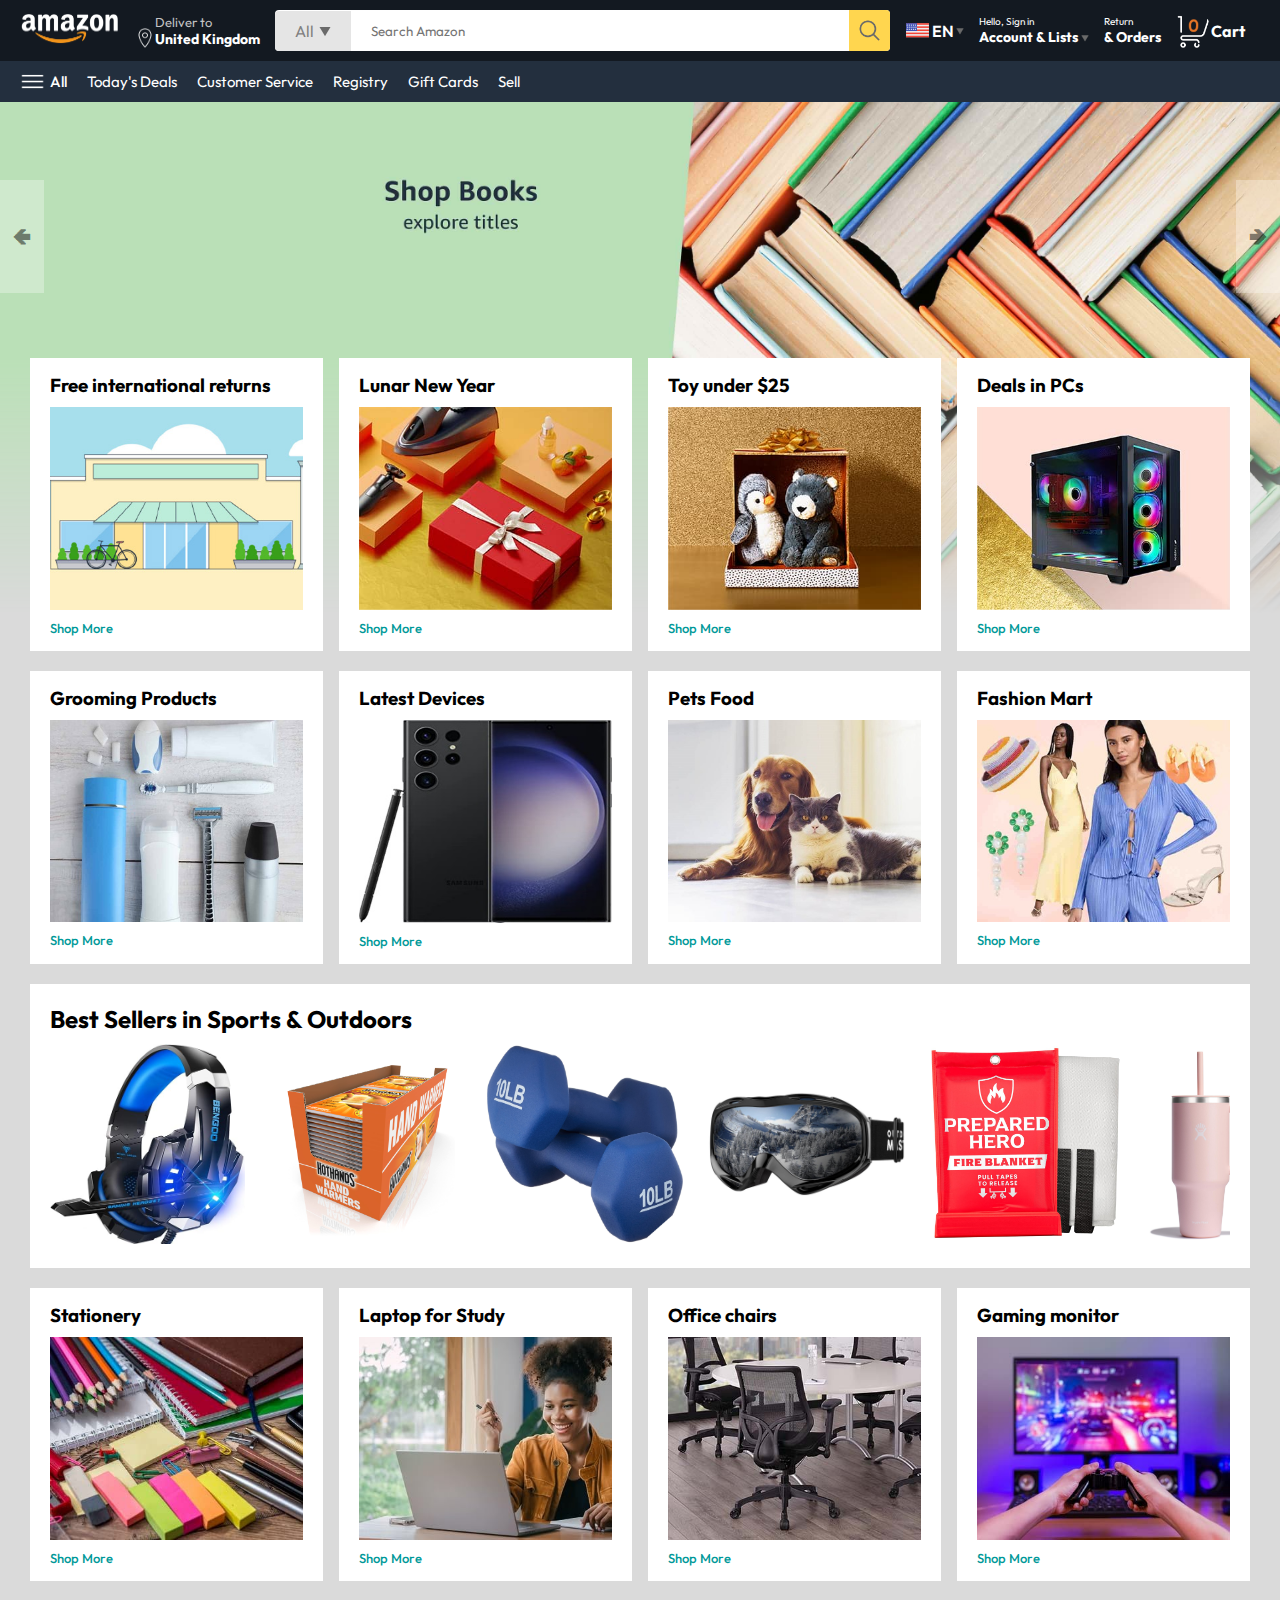
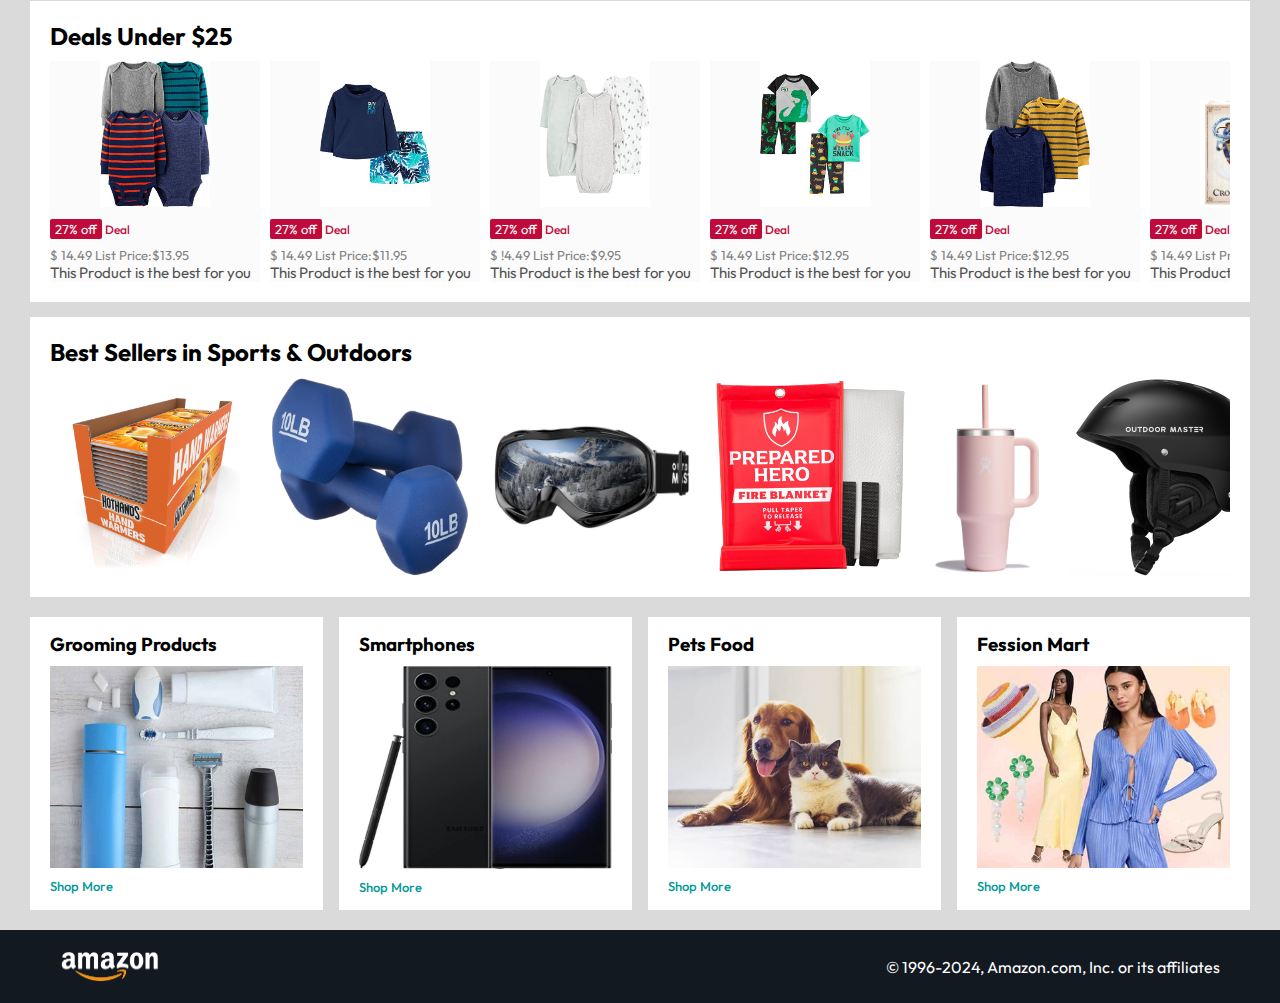
<file: index.html>
<!DOCTYPE html>
<html lang="en">

<head>
    <meta charset="UTF-8">
    <meta name="viewport" content="width=device-width, initial-scale=1.0">
    <title>Amazon Clone</title>
    <link rel="stylesheet" href="./css/style.css">
</head>

<body>
    <nav>
        <a href="./index.html">
            <img src="./assets/amazon_logo.png" width="100" alt="Amazon Logo">
        </a>
        <div class="nav-country">
            <img src="./assets/location_icon.png" height="20" alt="">
            <div>
                <p>Deliver to</p>
                <h1>United Kingdom</h1>
            </div>
        </div>
        <div class="nav-search">
            <div class="nav-search-category">
                <p>All</p>
                <img src="./assets/dropdown_icon.png" height="12" alt="">
            </div>
            <input class="nav-search-input" type="text" placeholder="Search Amazon">
            <img class="nav-search-icon" src="./assets/search_icon.png" alt="">
        </div>
        <div class="nav-language">
            <img src="./assets/us_flag.png" width="25px" alt="">
            <p>EN</p>
            <img src="./assets/dropdown_icon.png" width="8px" alt="">
        </div>
        <div class="nav-text">
            <p><a href="./signin.html">Hello, Sign in</a></p>
            <h1>Account & Lists <img src="./assets/dropdown_icon.png" width="8px" alt=""></h1>
        </div>
        <div class="nav-text">
            <p>Return</p>
            <h1>& Orders</h1>
        </div>
        <a class="mobile-user-icon" style="display: none;" href="./signin.html">
            <img src="./assets/user.png" alt="">
        </a>
        <a class="nav-cart" href="./cart.html">
            <img src="./assets/cart_icon.png" width="35px" alt="">
            <h4>Cart</h4>
        </a>
    </nav>

    <div class="nav-bottom">
        <div>
            <img src="./assets/menu_icon.png" width="25px" alt="">
            <p>All</p>
        </div>
        <p>Today's Deals</p>
        <p>Customer Service</p>
        <p>Registry</p>
        <p>Gift Cards</p>
        <p>Sell</p>
    </div>

    <div class="header-slider">
        <a class="control_prev" href="#">&#129144</a>
        <a class="control_next" href="#">&#129146</a>
        <ul>
            <img class="header-img" src="./assets/header1.jpg" alt="">
            <img class="header-img" src="./assets/header2.jpg" alt="">
            <img class="header-img" src="./assets/header3.jpg" alt="">
            <img class="header-img" src="./assets/header4.jpg" alt="">
            <img class="header-img" src="./assets/header5.jpg" alt="">
            <img class="header-img" src="./assets/header6.jpg" alt="">
        </ul>
    </div>

    <div class="box-row header-box">
        <div class="box-col">
            <h3>Free international returns</h3>
            <img src="./assets/box1-1.jpg" alt="">
            <a href="/">Shop More</a>
        </div>
        <div class="box-col">
            <h3>Lunar New Year</h3>
            <img src="./assets/box1-2.jpg" alt="">
            <a href="/">Shop More</a>
        </div>
        <div class="box-col">
            <h3>Toy under $25</h3>
            <img src="./assets/box1-3.jpg" alt="">
            <a href="/">Shop More</a>
        </div>
        <div class="box-col">
            <h3>Deals in PCs</h3>
            <img src="./assets/box1-4.jpg" alt="">
            <a href="/">Shop More</a>
        </div>
    </div>
    <div class="box-row">
        <div class="box-col">
            <h3>Grooming Products</h3>
            <img src="./assets/box2-1.jpg" alt="">
            <a href="/">Shop More</a>
        </div>
        <div class="box-col">
            <h3>Latest Devices</h3>
            <img src="./assets/box2-2.jpg" alt="">
            <a href="/">Shop More</a>
        </div>
        <div class="box-col">
            <h3>Pets Food</h3>
            <img src="./assets/box2-3.jpg" alt="">
            <a href="/">Shop More</a>
        </div>
        <div class="box-col">
            <h3>Fashion Mart</h3>
            <img src="./assets/box2-4.jpg" alt="">
            <a href="/">Shop More</a>
        </div>
    </div>

    <div class="product-slider">
        <h2>Best Sellers in Sports & Outdoors</h2>
        <div class="products">
            <a href="./product.html">
                <img src="./assets/product_img.jpg" alt="">
            </a>
            <img src="./assets/product1-1.jpg" alt="">
            <img src="./assets/product1-2.jpg" alt="">
            <img src="./assets/product1-3.jpg" alt="">
            <img src="./assets/product1-4.jpg" alt="">
            <img src="./assets/product1-5.jpg" alt="">
            <img src="./assets/product1-6.jpg" alt="">
            <img src="./assets/product1-7.jpg" alt="">
            <img src="./assets/product1-8.jpg" alt="">
            <img src="./assets/product1-9.jpg" alt="">
            <img src="./assets/product1-10.jpg" alt="">
        </div>
    </div>

    <div class="box-row">
        <div class="box-col">
            <h3>Stationery</h3>
            <img src="./assets/box3-1.jpg" alt="">
            <a href="/">Shop More</a>
        </div>
        <div class="box-col">
            <h3>Laptop for Study</h3>
            <img src="./assets/box3-2.jpg" alt="">
            <a href="/">Shop More</a>
        </div>
        <div class="box-col">
            <h3>Office chairs</h3>
            <img src="./assets/box3-3.jpg" alt="">
            <a href="/">Shop More</a>
        </div>
        <div class="box-col">
            <h3>Gaming monitor</h3>
            <img src="./assets/box3-4.jpg" alt="">
            <a href="/">Shop More</a>
        </div>
    </div>

    <div class="product-slider-with-price">
        <h2>Deals Under $25</h2>
        <div class="products">
            <div class="product-card">
                <div class="product-img-container">
                    <img src="./assets/product2-1.jpg" alt="">
                </div>
                <div class="product-offer">
                    <p>27% off</p> <span>Deal</span>
                </div>
                <p class="product-price">$ <span>14.49</span> List Price:$13.95</p>
                <h4>This Product is the best for you</h4>
            </div>
            <div class="product-card">
                <div class="product-img-container">
                    <img src="./assets/product2-2.jpg" alt="">
                </div>
                <div class="product-offer">
                    <p>27% off</p> <span>Deal</span>
                </div>
                <p class="product-price">$ <span>14.49</span> List Price:$11.95</p>
                <h4>This Product is the best for you</h4>
            </div>
            <div class="product-card">
                <div class="product-img-container">
                    <img src="./assets/product2-3.jpg" alt="">
                </div>
                <div class="product-offer">
                    <p>27% off</p> <span>Deal</span>
                </div>
                <p class="product-price">$ <span>!4.49</span> List Price:$9.95</p>
                <h4>This Product is the best for you</h4>
            </div>
            <div class="product-card">
                <div class="product-img-container">
                    <img src="./assets/product2-4.jpg" alt="">
                </div>
                <div class="product-offer">
                    <p>27% off</p> <span>Deal</span>
                </div>
                <p class="product-price">$ <span>14.49</span> List Price:$12.95</p>
                <h4>This Product is the best for you</h4>
            </div>
            <div class="product-card">
                <div class="product-img-container">
                    <img src="./assets/product2-5.jpg" alt="">
                </div>
                <div class="product-offer">
                    <p>27% off</p> <span>Deal</span>
                </div>
                <p class="product-price">$ <span>14.49</span> List Price:$12.95</p>
                <h4>This Product is the best for you</h4>
            </div>
            <div class="product-card">
                <div class="product-img-container">
                    <img src="./assets/product2-6.jpg" alt="">
                </div>
                <div class="product-offer">
                    <p>27% off</p> <span>Deal</span>
                </div>
                <p class="product-price">$ <span>14.49</span> List Price:$11.95</p>
                <h4>This Product is the best for you</h4>
            </div>
            <div class="product-card">
                <div class="product-img-container">
                    <img src="./assets/product2-7.jpg" alt="">
                </div>
                <div class="product-offer">
                    <p>27% off</p> <span>Deal</span>
                </div>
                <p class="product-price">$ <span>14.49</span> List Price:$8.95</p>
                <h4>This Product is the best for you</h4>
            </div>
            <div class="product-card">
                <div class="product-img-container">
                    <img src="./assets/product2-8.jpg" alt="">
                </div>
                <div class="product-offer">
                    <p>27% off</p> <span>Deal</span>
                </div>
                <p class="product-price">$ <span>14.49</span> List Price:$7.95</p>
                <h4>This Product is the best for you</h4>
            </div>
            <div class="product-card">
                <div class="product-img-container">
                    <img src="./assets/product2-9.jpg" alt="">
                </div>
                <div class="product-offer">
                    <p>27% off</p> <span>Deal</span>
                </div>
                <p class="product-price">$ <span>14.49</span> List Price:$13.95</p>
                <h4>This Product is the best for you</h4>
            </div>
            <div class="product-card">
                <div class="product-img-container">
                    <img src="./assets/product2-10.jpg" alt="">
                </div>
                <div class="product-offer">
                    <p>27% off</p> <span>Deal</span>
                </div>
                <p class="product-price">$ <span>14.49</span> List Price:$12.95</p>
                <h4>This Product is the best for you</h4>
            </div>
            <div class="product-card">
                <div class="product-img-container">
                    <img src="./assets/product2-11.jpg" alt="">
                </div>
                <div class="product-offer">
                    <p>27% off</p> <span>Deal</span>
                </div>
                <p class="product-price">$ <span>14.49</span> List Price:$11.95</p>
                <h4>This Product is the best for you</h4>
            </div>
        </div>
    </div>

    <div class="product-slider">
        <h2>Best Sellers in Sports & Outdoors</h2>
        <div class="products">
            <img src="./assets/product1-1.jpg" alt="">
            <img src="./assets/product1-2.jpg" alt="">
            <img src="./assets/product1-3.jpg" alt="">
            <img src="./assets/product1-4.jpg" alt="">
            <img src="./assets/product1-5.jpg" alt="">
            <img src="./assets/product1-6.jpg" alt="">
            <img src="./assets/product1-7.jpg" alt="">
            <img src="./assets/product1-8.jpg" alt="">
            <img src="./assets/product1-9.jpg" alt="">
            <img src="./assets/product1-10.jpg" alt="">
        </div>
    </div>

    <div class="box-row">
        <div class="box-col">
            <h3>Grooming Products</h3>
            <img src="./assets/box2-1.jpg" alt="">
            <a href="/">Shop More</a>
        </div>
        <div class="box-col">
            <h3>Smartphones</h3>
            <img src="./assets/box2-2.jpg" alt="">
            <a href="/">Shop More</a>
        </div>
        <div class="box-col">
            <h3>Pets Food</h3>
            <img src="./assets/box2-3.jpg" alt="">
            <a href="/">Shop More</a>
        </div>
        <div class="box-col">
            <h3>Fession Mart</h3>
            <img src="./assets/box2-4.jpg" alt="">
            <a href="/">Shop More</a>
        </div>
    </div>

    <footer>
        <img src="./assets/amazon_logo.png" width="100" alt="">
        <p>&#169; 1996-2024, Amazon.com, Inc. or its affiliates</p>
    </footer>

    <script src="./script/script.js"></script>
</body>

</html>
</file>
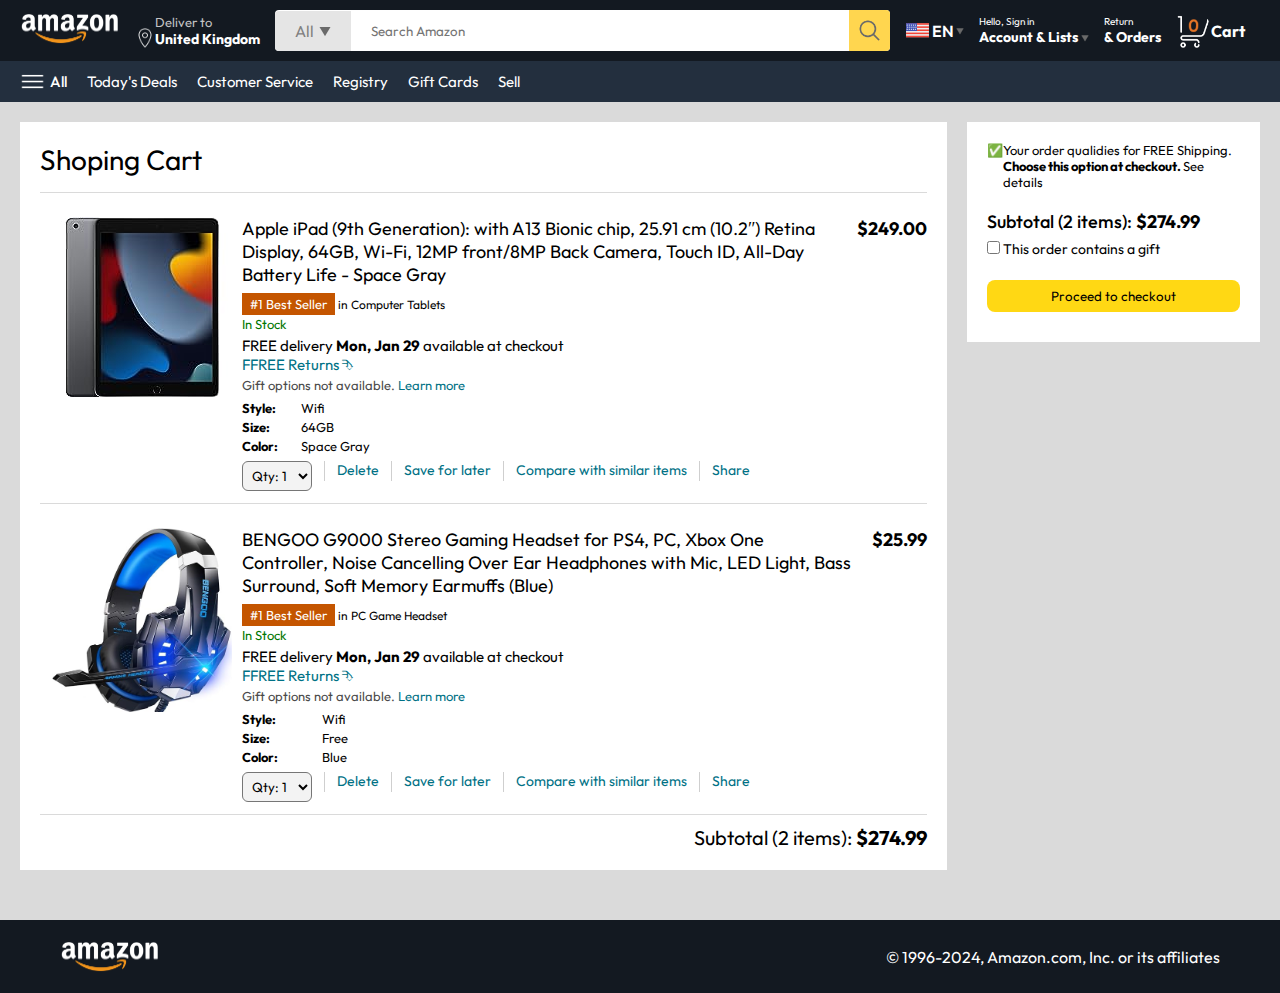
<file: cart.html>
<!DOCTYPE html>
<html lang="en">

<head>
    <meta charset="UTF-8">
    <meta name="viewport" content="width=device-width, initial-scale=1.0">
    <title>Cart</title>
    <link rel="stylesheet" href="./css/style.css">
    <link rel="stylesheet" href="./css/cart.css">
</head>

<body>
    <nav>
        <a href="./index.html">
            <img src="./assets/amazon_logo.png" width="100" alt="Amazon Logo">
        </a>
        <div class="nav-country">
            <img src="./assets/location_icon.png" height="20" alt="">
            <div>
                <p>Deliver to</p>
                <h1>United Kingdom</h1>
            </div>
        </div>
        <div class="nav-search">
            <div class="nav-search-category">
                <p>All</p>
                <img src="./assets/dropdown_icon.png" height="12" alt="">
            </div>
            <input class="nav-search-input" type="text" placeholder="Search Amazon">
            <img class="nav-search-icon" src="./assets/search_icon.png" alt="">
        </div>
        <div class="nav-language">
            <img src="./assets/us_flag.png" width="25px" alt="">
            <p>EN</p>
            <img src="./assets/dropdown_icon.png" width="8px" alt="">
        </div>
        <div class="nav-text">
            <p><a href="./signin.html">Hello, Sign in</a></p>
            <h1>Account & Lists <img src="./assets/dropdown_icon.png" width="8px" alt=""></h1>
        </div>
        <div class="nav-text">
            <p>Return</p>
            <h1>& Orders</h1>
        </div>
        <a class="mobile-user-icon" style="display: none;" href="./signin.html">
            <img src="./assets/user.png" alt="">
        </a>
        <a class="nav-cart" href="./cart.html">
            <img src="./assets/cart_icon.png" width="35px" alt="">
            <h4>Cart</h4>
        </a>
    </nav>

    <div class="nav-bottom">
        <div>
            <img src="./assets/menu_icon.png" width="25px" alt="">
            <p>All</p>
        </div>
        <p>Today's Deals</p>
        <p>Customer Service</p>
        <p>Registry</p>
        <p>Gift Cards</p>
        <p>Sell</p>
    </div>

    <div class="cart">
        <div class="cart-left">
            <h1>Shoping Cart</h1>
            <hr>
            <div class="product-cart-list">
                <img src="./assets/ipad_img.jpg" width="180px" alt="">
                <div>
                    <div class="product-cart-titleprice">
                        <p>Apple iPad (9th Generation): with A13 Bionic chip, 25.91 cm (10.2″) Retina Display, 64GB,
                            Wi-Fi, 12MP front/8MP Back Camera, Touch ID, All-Day Battery Life - Space Gray</p>
                        <p><b>$249.00</b></p>
                    </div>
                    <p class="product-cart-bestseller"><span>#1 Best Seller</span> in Computer Tablets</p>
                    <p class="product-cart-stock">In Stock</p>
                    <p class="product-cart-delivery">FREE delivery <b>Mon, Jan 29</b> available at checkout</p>
                    <p class="product-cart-returns">FFREE Returns &#11191</p>
                    <p class="product-cart-giftoption">Gift options not available. <span>Learn more</span></p>

                    <div class="product-cart-specs">
                        <p><b>Style:</b></p>
                        <p>Wifi</p>
                        <p><b>Size:</b></p>
                        <p>64GB</p>
                        <p><b>Color:</b></p>
                        <p>Space Gray</p>
                    </div>

                    <div class="cart-list-action">
                        <select>
                            <option value="1">Qty: 1</option>
                            <option value="2">Qty: 2</option>
                            <option value="3">Qty: 3</option>
                            <option value="4">Qty: 4</option>
                            <option value="5">Qty: 5</option>
                        </select>
                        <hr>
                        <p class="action-btn">Delete</p>
                        <hr>
                        <p class="action-btn">Save for later</p>
                        <hr>
                        <p class="action-btn">Compare with similar items</p>
                        <hr>
                        <p class="action-btn">Share</p>
                    </div>
                </div>
            </div>
            <hr>
            <div class="product-cart-list">
                <img src="./assets/product_img.jpg" width="180px" alt="">
                <div>
                    <div class="product-cart-titleprice">
                        <p>BENGOO G9000 Stereo Gaming Headset for PS4, PC, Xbox One Controller, Noise Cancelling Over Ear
                            Headphones with Mic, LED Light, Bass Surround, Soft Memory Earmuffs (Blue)</p>
                        <p><b>$25.99</b></p>
                    </div>
                    <p class="product-cart-bestseller"><span>#1 Best Seller</span> in PC Game Headset</p>
                    <p class="product-cart-stock">In Stock</p>
                    <p class="product-cart-delivery">FREE delivery <b>Mon, Jan 29</b> available at checkout</p>
                    <p class="product-cart-returns">FFREE Returns &#11191</p>
                    <p class="product-cart-giftoption">Gift options not available. <span>Learn more</span></p>

                    <div class="product-cart-specs">
                        <p><b>Style:</b></p>
                        <p>Wifi</p>
                        <p><b>Size:</b></p>
                        <p>Free</p>
                        <p><b>Color:</b></p>
                        <p>Blue</p>
                    </div>

                    <div class="cart-list-action">
                        <select>
                            <option value="1">Qty: 1</option>
                            <option value="2">Qty: 2</option>
                            <option value="3">Qty: 3</option>
                            <option value="4">Qty: 4</option>
                            <option value="5">Qty: 5</option>
                        </select>
                        <hr>
                        <p class="action-btn">Delete</p>
                        <hr>
                        <p class="action-btn">Save for later</p>
                        <hr>
                        <p class="action-btn">Compare with similar items</p>
                        <hr>
                        <p class="action-btn">Share</p>
                    </div>
                </div>
            </div>
            <hr>
            <div class="cart-list-subtotal">
                Subtotal (2 items): <b>$274.99</b>
            </div>
        </div>
        <div class="cart-right">
            <div class="cart-free-delivery">
                <p>&#x2705</p>
                <p>Your order qualidies for FREE Shipping. <b>Choose this option at checkout. </b> See details</p>
            </div>
            <p class="cart-subtotal">Subtotal (2 items): <b>$274.99</b></p>
            <p class="cart-right-gift"> <input type="checkbox"> This order contains a gift</p>
            <button>Proceed to checkout</button>
        </div>
    </div>

    <footer class="cart-footer">
        <img src="./assets/amazon_logo.png" width="100" alt="">
        <p>&#169; 1996-2024, Amazon.com, Inc. or its affiliates</p>
    </footer>

</body>

</html>
</file>
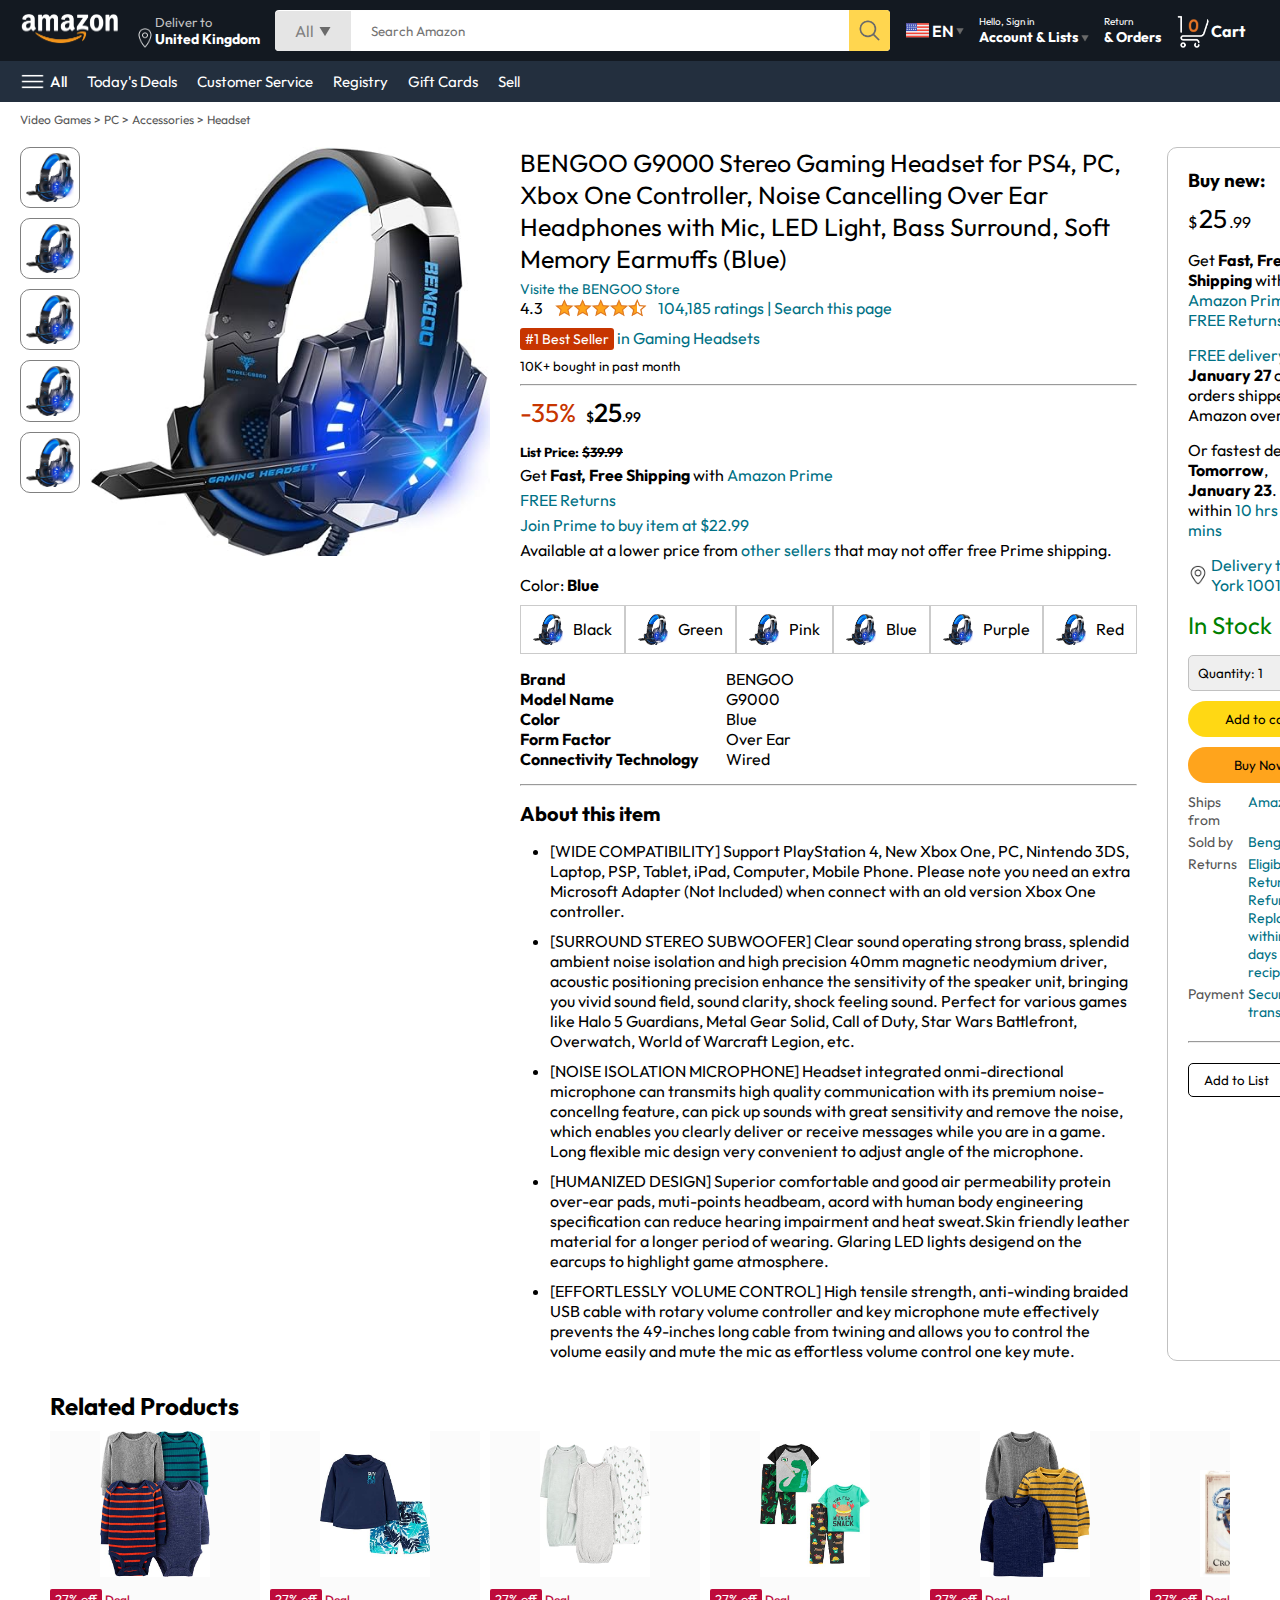
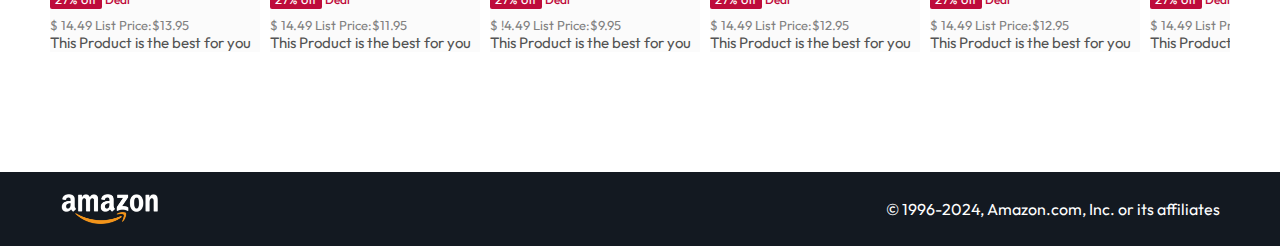
<file: product.html>
<!DOCTYPE html>
<html lang="en">

<head>
    <meta charset="UTF-8">
    <meta name="viewport" content="width=device-width, initial-scale=1.0">
    <title>Product Page</title>
    <link rel="stylesheet" href="./css/style.css">
    <link rel="stylesheet" href="./css/product.css">
</head>

<body>
    <nav>
        <a href="./index.html">
            <img src="./assets/amazon_logo.png" width="100" alt="Amazon Logo">
        </a>
        <div class="nav-country">
            <img src="./assets/location_icon.png" height="20" alt="">
            <div>
                <p>Deliver to</p>
                <h1>United Kingdom</h1>
            </div>
        </div>
        <div class="nav-search">
            <div class="nav-search-category">
                <p>All</p>
                <img src="./assets/dropdown_icon.png" height="12" alt="">
            </div>
            <input class="nav-search-input" type="text" placeholder="Search Amazon">
            <img class="nav-search-icon" src="./assets/search_icon.png" alt="">
        </div>
        <div class="nav-language">
            <img src="./assets/us_flag.png" width="25px" alt="">
            <p>EN</p>
            <img src="./assets/dropdown_icon.png" width="8px" alt="">
        </div>
        <div class="nav-text">
            <p><a href="./signin.html">Hello, Sign in</a></p>
            <h1>Account & Lists <img src="./assets/dropdown_icon.png" width="8px" alt=""></h1>
        </div>
        <div class="nav-text">
            <p>Return</p>
            <h1>& Orders</h1>
        </div>
        <a class="mobile-user-icon" style="display: none;" href="./signin.html">
            <img src="./assets/user.png" alt="">
        </a>
        <a class="nav-cart" href="./cart.html">
            <img src="./assets/cart_icon.png" width="35px" alt="">
            <h4>Cart</h4>
        </a>
    </nav>

    <div class="nav-bottom">
        <div>
            <img src="./assets/menu_icon.png" width="25px" alt="">
            <p>All</p>
        </div>
        <p>Today's Deals</p>
        <p>Customer Service</p>
        <p>Registry</p>
        <p>Gift Cards</p>
        <p>Sell</p>
    </div>

    <p class="breadcrum">Video Games > PC > Accessories > Headset</p>

    <div class="product-display">
        <div class="product-d-image">
            <div class="product-icons">
                <img src="./assets/product_img.jpg" width="60" alt="">
                <img src="./assets/product_img.jpg" width="60" alt="">
                <img src="./assets/product_img.jpg" width="60" alt="">
                <img src="./assets/product_img.jpg" width="60" alt="">
                <img src="./assets/product_img.jpg" width="60" alt="">
            </div>
            <div class="product-main-image">
                <img src="./assets/product_img.jpg" width="400" alt="">
            </div>
        </div>

        <div class="product-d-details">
            <p class="product-title">
                BENGOO G9000 Stereo Gaming Headset for PS4, PC, Xbox One Controller, Noise Cancelling Over Ear
                Headphones with Mic, LED Light, Bass Surround, Soft Memory Earmuffs (Blue)
            </p>
            <p class="brand-store">Visite the BENGOO Store</p>
            <div class="product-rating">
                <div>
                    <div>4.3 <img src="./assets/rating_img.png" height="20px" alt=""></div>
                    <p>104,185 ratings | Search this page</p>
                </div>
                <p><span>#1 Best Seller</span> in Gaming Headsets</p>
                <h5>10K+ bought in past month</h5>
                <hr>
            </div>
            <div class="product-d-price">
                <div>
                    <p>-35%</p>
                    <h1>$<span>25</span>.99</h1>
                </div>
                <h5>List Price: <span>$39.99</span></h5>
                <p>Get <b>Fast, Free Shipping</b> with <span>Amazon Prime</span></p>
                <p><span>FREE Returns</span></p>
                <p><span>Join Prime to buy item at $22.99</span></p>
                <p>Available at a lower price from <span>other sellers</span> that may not offer free Prime shipping.
                </p>
            </div>
            <div class="product-color-selection">
                <p>Color: <b>Blue</b></p>
                <div class="product-color-options">
                    <div class="option">
                        <img src="./assets/product_img.jpg" width="30px" alt="">
                        <p>Black</p>
                    </div>
                    <div class="option">
                        <img src="./assets/product_img.jpg" width="30px" alt="">
                        <p>Green</p>
                    </div>
                    <div class="option">
                        <img src="./assets/product_img.jpg" width="30px" alt="">
                        <p>Pink</p>
                    </div>
                    <div class="option">
                        <img src="./assets/product_img.jpg" width="30px" alt="">
                        <p>Blue</p>
                    </div>
                    <div class="option">
                        <img src="./assets/product_img.jpg" width="30px" alt="">
                        <p>Purple</p>
                    </div>
                    <div class="option">
                        <img src="./assets/product_img.jpg" width="30px" alt="">
                        <p>Red</p>
                    </div>
                </div>
            </div>
            <div class="product-info">
                <p><b>Brand</b></p>
                <p>BENGOO</p>
                <p><b>Model Name</b></p>
                <p>G9000</p>
                <p><b>Color</b></p>
                <p>Blue</p>
                <p><b>Form Factor</b></p>
                <p>Over Ear</p>
                <p><b>Connectivity Technology</b></p>
                <p>Wired</p>
            </div>
            <hr>
            <div class="product-description">
                <h1>About this item</h1>
                <ul>
                    <li>[WIDE COMPATIBILITY] Support PlayStation 4, New Xbox One, PC, Nintendo 3DS, Laptop, PSP, Tablet,
                        iPad, Computer, Mobile Phone. Please note you need an extra Microsoft Adapter (Not Included)
                        when connect with an old version Xbox One controller.</li>
                    <li>[SURROUND STEREO SUBWOOFER] Clear sound operating strong brass, splendid ambient noise isolation
                        and high precision 40mm magnetic neodymium driver, acoustic positioning precision enhance the
                        sensitivity of the speaker unit, bringing you vivid sound field, sound clarity, shock feeling
                        sound. Perfect for various games like Halo 5 Guardians, Metal Gear Solid, Call of Duty, Star
                        Wars Battlefront, Overwatch, World of Warcraft Legion, etc.</li>
                    <li>[NOISE ISOLATION MICROPHONE] Headset integrated onmi-directional microphone can transmits high
                        quality communication with its premium noise-concellng feature, can pick up sounds with great
                        sensitivity and remove the noise, which enables you clearly deliver or receive messages while
                        you are in a game. Long flexible mic design very convenient to adjust angle of the microphone.
                    </li>
                    <li>[HUMANIZED DESIGN] Superior comfortable and good air permeability protein over-ear pads,
                        muti-points headbeam, acord with human body engineering specification can reduce hearing
                        impairment and heat sweat.Skin friendly leather material for a longer period of wearing. Glaring
                        LED lights desigend on the earcups to highlight game atmosphere.</li>
                    <li>[EFFORTLESSLY VOLUME CONTROL] High tensile strength, anti-winding braided USB cable with rotary
                        volume controller and key microphone mute effectively prevents the 49-inches long cable from
                        twining and allows you to control the volume easily and mute the mic as effortless volume
                        control one key mute.</li>
                </ul>
            </div>
        </div>

        <div class="product-d-purchase">
            <div class="title">
                <h3>Buy new:</h3> <img src="./assets/circle_icon.png" width="20px" alt="">
            </div>
            <h1 class="price">$<span>25</span>.99</h1>
            <div class="gap">
                <p>Get <b>Fast, Free Shipping</b> with <span>Amazon Prime</span></p>
                <p><span>FREE Returns</span></p>
            </div>
            <div class="gap">
                <p><span>FREE delivery</span></p>
                <p><b>January 27</b> on orders shipped by Amazon over $35</p>
            </div>
            <div class="gap">
                <p>Or fastest delivery <b>Tomorrow</b>, <b>January 23</b>. Order within <span>10 hrs 56 mins</span></p>
            </div>
            <div class="delivery-location">
                <img src="./assets/location_icon_dark.png" width="20px" alt="">
                <p><span>Delivery to New York 10014</span></p>
            </div>
            <h2 class="product-stock">In Stock</h2>
            <select class="product-quantity">
                <option value="1">Quantity: 1</option>
                <option value="2">Quantity: 2</option>
                <option value="3">Quantity: 3</option>
            </select>

            <button class="btn">Add to cart</button>
            <button class="btn product-buy">Buy Now</button>

            <div class="product-sellar-info">
                <p>Ships from</p>
                <p><span>Amazon</span></p>
                <p>Sold by</p>
                <p><span>Bengoo Inc.</span></p>
                <p>Returns</p>
                <p><span>Eligible for Returns, Refund or Replacement within 30 days of recipt</span></p>
                <p>Payment</p>
                <p><span>Secure transaction</span></p>
            </div>
            <hr>
            <button class="product-add-list">Add to List</button>
        </div>
    </div>

    <div class="product-slider-with-price">
        <h2>Related Products</h2>
        <div class="products">
            <div class="product-card">
                <div class="product-img-container">
                    <img src="./assets/product2-1.jpg" alt="">
                </div>
                <div class="product-offer">
                    <p>27% off</p> <span>Deal</span>
                </div>
                <p class="product-price">$ <span>14.49</span> List Price:$13.95</p>
                <h4>This Product is the best for you</h4>
            </div>
            <div class="product-card">
                <div class="product-img-container">
                    <img src="./assets/product2-2.jpg" alt="">
                </div>
                <div class="product-offer">
                    <p>27% off</p> <span>Deal</span>
                </div>
                <p class="product-price">$ <span>14.49</span> List Price:$11.95</p>
                <h4>This Product is the best for you</h4>
            </div>
            <div class="product-card">
                <div class="product-img-container">
                    <img src="./assets/product2-3.jpg" alt="">
                </div>
                <div class="product-offer">
                    <p>27% off</p> <span>Deal</span>
                </div>
                <p class="product-price">$ <span>!4.49</span> List Price:$9.95</p>
                <h4>This Product is the best for you</h4>
            </div>
            <div class="product-card">
                <div class="product-img-container">
                    <img src="./assets/product2-4.jpg" alt="">
                </div>
                <div class="product-offer">
                    <p>27% off</p> <span>Deal</span>
                </div>
                <p class="product-price">$ <span>14.49</span> List Price:$12.95</p>
                <h4>This Product is the best for you</h4>
            </div>
            <div class="product-card">
                <div class="product-img-container">
                    <img src="./assets/product2-5.jpg" alt="">
                </div>
                <div class="product-offer">
                    <p>27% off</p> <span>Deal</span>
                </div>
                <p class="product-price">$ <span>14.49</span> List Price:$12.95</p>
                <h4>This Product is the best for you</h4>
            </div>
            <div class="product-card">
                <div class="product-img-container">
                    <img src="./assets/product2-6.jpg" alt="">
                </div>
                <div class="product-offer">
                    <p>27% off</p> <span>Deal</span>
                </div>
                <p class="product-price">$ <span>14.49</span> List Price:$11.95</p>
                <h4>This Product is the best for you</h4>
            </div>
            <div class="product-card">
                <div class="product-img-container">
                    <img src="./assets/product2-7.jpg" alt="">
                </div>
                <div class="product-offer">
                    <p>27% off</p> <span>Deal</span>
                </div>
                <p class="product-price">$ <span>14.49</span> List Price:$8.95</p>
                <h4>This Product is the best for you</h4>
            </div>
            <div class="product-card">
                <div class="product-img-container">
                    <img src="./assets/product2-8.jpg" alt="">
                </div>
                <div class="product-offer">
                    <p>27% off</p> <span>Deal</span>
                </div>
                <p class="product-price">$ <span>14.49</span> List Price:$7.95</p>
                <h4>This Product is the best for you</h4>
            </div>
            <div class="product-card">
                <div class="product-img-container">
                    <img src="./assets/product2-9.jpg" alt="">
                </div>
                <div class="product-offer">
                    <p>27% off</p> <span>Deal</span>
                </div>
                <p class="product-price">$ <span>14.49</span> List Price:$13.95</p>
                <h4>This Product is the best for you</h4>
            </div>
            <div class="product-card">
                <div class="product-img-container">
                    <img src="./assets/product2-10.jpg" alt="">
                </div>
                <div class="product-offer">
                    <p>27% off</p> <span>Deal</span>
                </div>
                <p class="product-price">$ <span>14.49</span> List Price:$12.95</p>
                <h4>This Product is the best for you</h4>
            </div>
            <div class="product-card">
                <div class="product-img-container">
                    <img src="./assets/product2-11.jpg" alt="">
                </div>
                <div class="product-offer">
                    <p>27% off</p> <span>Deal</span>
                </div>
                <p class="product-price">$ <span>14.49</span> List Price:$11.95</p>
                <h4>This Product is the best for you</h4>
            </div>
        </div>
    </div>

    <footer class="product-footer">
        <img src="./assets/amazon_logo.png" width="100" alt="">
        <p>&#169; 1996-2024, Amazon.com, Inc. or its affiliates</p>
    </footer>

    <script>
        const scrollContainer = document.querySelectorAll('.products');
        for (const item of scrollContainer) {
            item.addEventListener('wheel', (evt) => {
                evt.preventDefault();
                item.scrollLeft += evt.deltaY;
            });
        }
    </script>
</body>

</html>
</file>
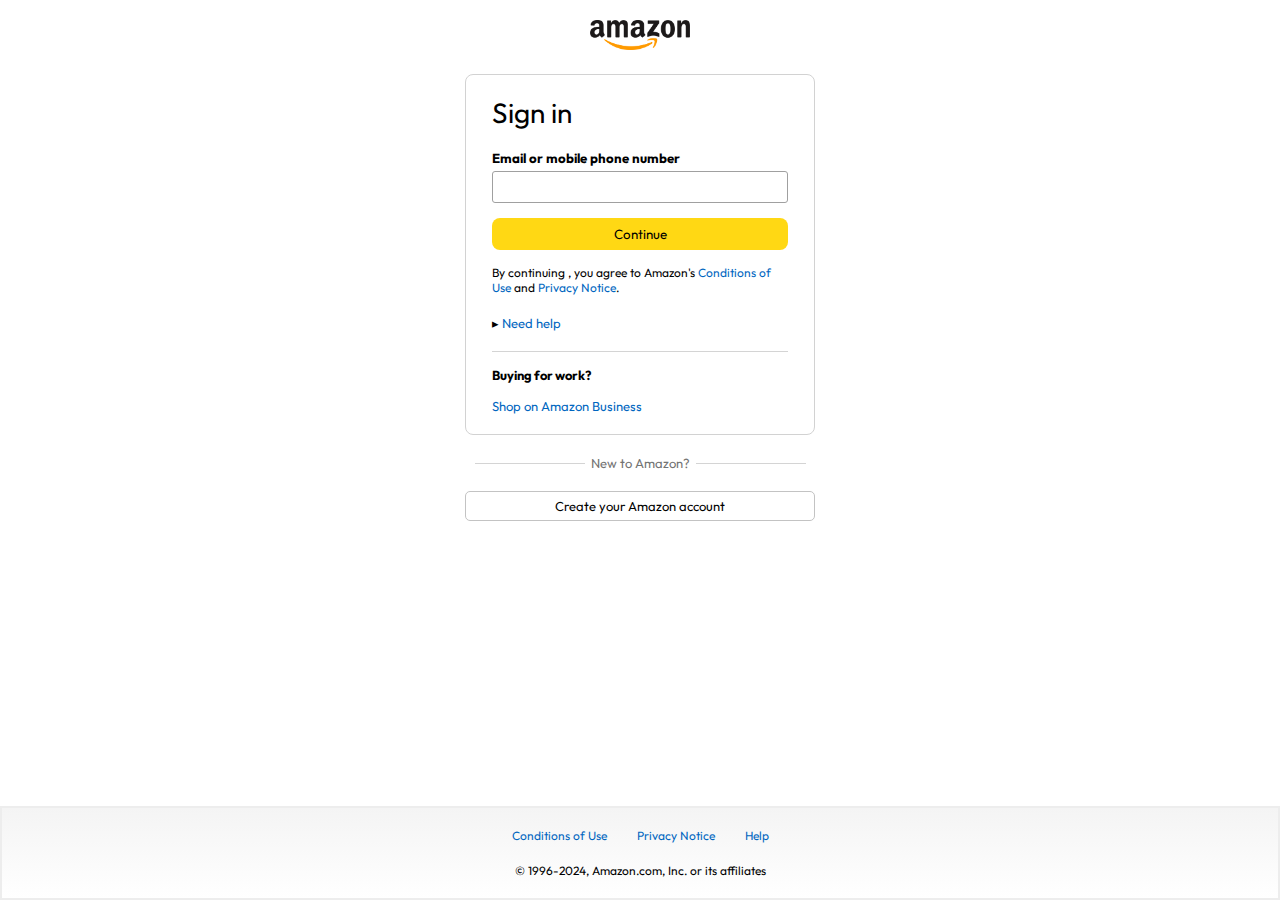
<file: signin.html>
<!DOCTYPE html>
<html lang="en">
<head>
    <meta charset="UTF-8">
    <meta name="viewport" content="width=device-width, initial-scale=1.0">
    <title>Sign In</title>
    <link rel="stylesheet" href="./css/signin.css">
</head>
<body>
    <a href="./index.html"><img class="logo" src="./assets/amazon_logo_dark.png" width="100px" alt=""></a>
    <div class="signin-container">
        <h1 class="signin-title">Sign in</h1>
        <h5 class="input-lable">Email or mobile phone number</h5>
        <input type="text">
        <button>Continue</button>
        <p class="signin-condition">By continuing , you agree to Amazon's <span>Conditions of Use</span> and <span>Privacy Notice</span>.</p>
        <p class="signin-help">&#9656 <span>Need help</span></p>
        <hr>
        <h4>Buying for work?</h4>
        <p class="signin-business"><span>Shop on Amazon Business</span></p>
    </div>
    <div class="div signin-bottom">
        <hr>
        <p>New to Amazon?</p>
        <hr>
    </div>
    <a href="./signup.html">
        <button class="signin-signup-btn">Create your Amazon account</button>
    </a>
    

    <footer>
        <div class="footer-links">
            <a href="#">Conditions of Use</a>
            <a href="#">Privacy Notice</a>
            <a href="#">Help</a>
        </div>
        <p class="footer-copyright">&#169; 1996-2024, Amazon.com, Inc. or its affiliates</p>
    </footer>

</body>
</html>
</file>
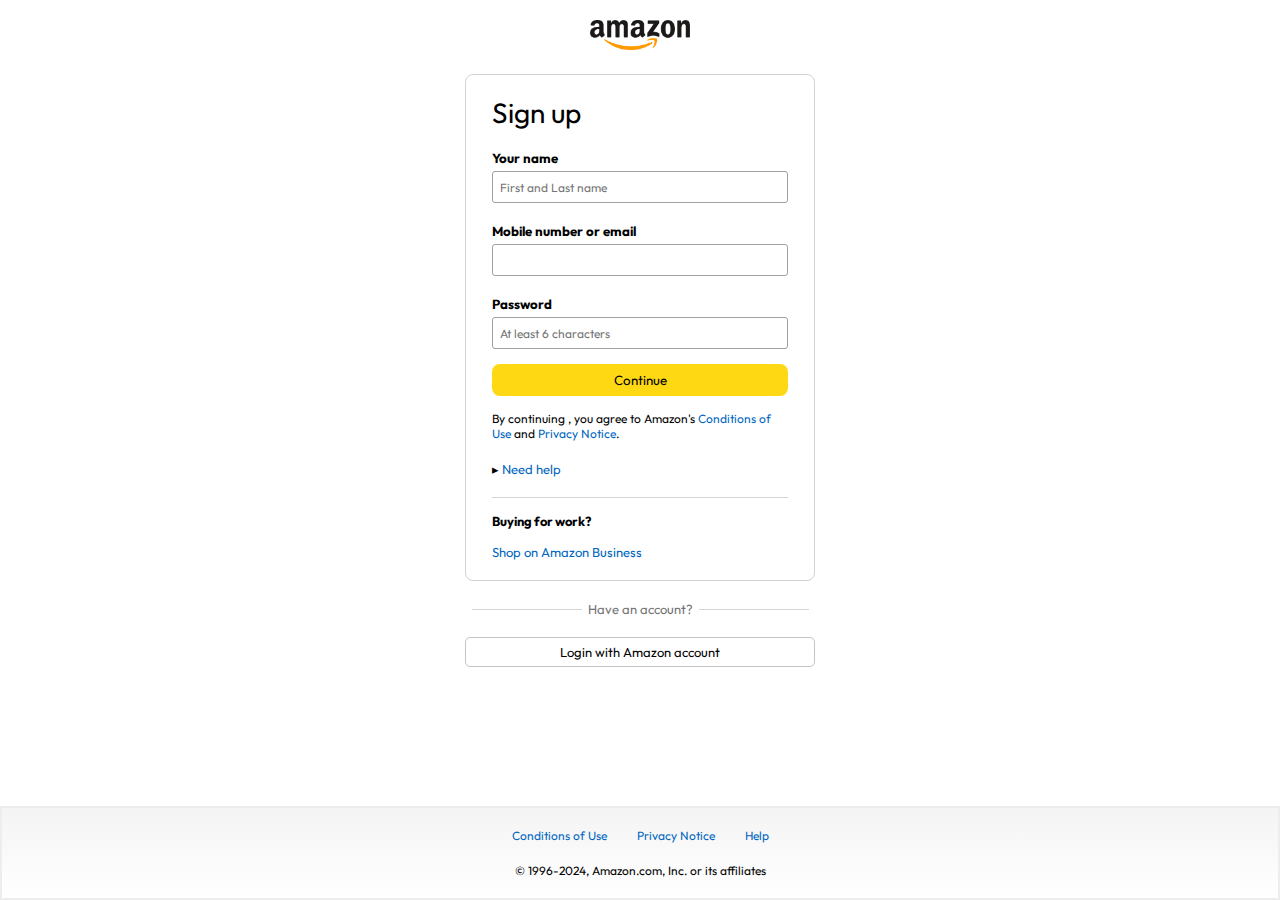
<file: signup.html>
<!DOCTYPE html>
<html lang="en">

<head>
    <meta charset="UTF-8">
    <meta name="viewport" content="width=device-width, initial-scale=1.0">
    <title>Sign Up</title>
    <link rel="stylesheet" href="./css/signin.css">
</head>

<body>
    <a href="./index.html"><img class="logo" src="./assets/amazon_logo_dark.png" width="100px" alt=""></a>
    <div class="signin-container">
        <h1 class="signin-title">Sign up</h1>

        <h5 class="input-lable">Your name</h5>
        <input type="text" placeholder="First and Last name">

        <h5 class="input-lable">Mobile number or email</h5>
        <input type="text">

        <h5 class="input-lable">Password</h5>
        <input type="password" placeholder="At least 6 characters">

        <button>Continue</button>
        <p class="signin-condition">By continuing , you agree to Amazon's <span>Conditions of Use</span> and
            <span>Privacy Notice</span>.</p>
        <p class="signin-help">&#9656 <span>Need help</span></p>
        <hr>
        <h4>Buying for work?</h4>
        <p class="signin-business"><span>Shop on Amazon Business</span></p>
    </div>
    <div class="div signin-bottom">
        <hr>
        <p>Have an account?</p>
        <hr>
    </div>
    <a href="./signin.html">
        <button class="signin-signup-btn">Login with Amazon account</button>
    </a>


    <footer>
        <div class="footer-links">
            <a href="#">Conditions of Use</a>
            <a href="#">Privacy Notice</a>
            <a href="#">Help</a>
        </div>
        <p class="footer-copyright">&#169; 1996-2024, Amazon.com, Inc. or its affiliates</p>
    </footer>
</body>

</html>
</file>
<file: css/style.css>
@import url('https://fonts.googleapis.com/css2?family=Outfit:wght@100..900&family=Poppins:ital,wght@0,100;0,200;0,300;0,400;0,500;0,600;0,700;0,800;0,900;1,100;1,200;1,300;1,400;1,500;1,600;1,700;1,800;1,900&display=swap');

* {
    padding: 0;
    margin: 0;
    box-sizing: border-box;
    font-family: Outfit;
}
body {
    background: #dadada;
}
a {
    text-decoration: none;
    color: inherit;
}
nav {
    display: flex;
    align-items: center;
    justify-content: space-between;
    background: #131921;
    padding: 10px 20px;
    color: #fff;
}
.nav-country {
    display: flex;
    align-items: end;
    margin-left: 15px;
    font-size: 13px;
    color: #c4c4c4;
}
.nav-country h1 {
    color: #fff;
    font-size: 14px;
}
.nav-search {
    flex: 1;
    display: flex;
    align-items: center;
    background: #fff;
    color: gray;
    max-width: 1000px;
    border-radius: 4px;
    margin-left: 15px;
}
.nav-search-category {
    display: flex;
    align-items: center;
    padding: 10px 20px; 
    gap: 5px;
    background: #e5e5e5;
    border-radius: 4px 0 0 4px;
}
.nav-search-input {
    border: none;
    outline: none;
    padding-left: 20px;
    width: 100%;
}
.nav-search-icon {
    max-width: 41px;
    padding: 8px;
    background: #ffd64f;
    border-radius: 0 4px 4px 0;
}
.nav-language {
    display: flex;
    align-items: center;
    gap: 2px;
    font-weight: 600;
    margin-left: 15px;
}
.nav-text {
    margin-left: 15px;
}
.nav-text p {
    font-size: 10px;
}
.nav-text h1 {
    font-size: 14px;
}
.nav-cart {
    display: flex;
    align-items: center;
    margin: 0px 15px;
}
.nav-bottom {
    display: flex;
    align-items: center;
    gap: 20px;
    padding: 8px 20px;
    background: #232f3e;
    color: #fff;
    font-size: 15px;
}
.nav-bottom div {
    display: flex;
    align-items: center;
    gap: 5px;
    font-weight: 500;
}
.header-slider ul {
    display: flex;
    overflow-y: hidden;
}
.header-img {
    max-width: 100%;
    mask-image: linear-gradient(to bottom, #000000 50%, transparent 100%);
}
.header-slider a {
    position: absolute;
    top: 20%;
    z-index: 1;
    padding: 5vh 1vw;
    background: #ffffff4f;
    color: #0000007b;
    text-decoration: none;
    font-weight: 600;
    font-size: 18px;
    cursor: pointer;
}
.control_next {
    right: 0;
}
.box-row {
    display: flex;
    flex-wrap: wrap;
    row-gap: 20px;
    justify-content: space-between;
    margin: 20px 30px;
}
.box-col {
    display: flex;
    flex-direction: column;
    gap: 10px;
    padding: 15px 20px;
    background: #fff;
    max-width: 24%;
    min-width: 200px;
    z-index: 1;
}
.box-col a {
    font-size: 13px;
    color: #009999;
    font-weight: 500;
}
.header-box {
    margin-top: -20vw;
}
.product-slider {
    background: #fff;
    margin: 0 30px;
    padding: 20px;
    margin-bottom: 15px;
}
.product-slider .products {
    display: flex;
    overflow-x: auto;
    gap: 20px;
    margin-top: 10px;
}
.product-slider .products img {
    max-width: 200px;
    max-height: 200px;
}
.product-slider .products::-webkit-scrollbar {
    display: none;
}
.product-slider-with-price {
    background: #fff;
    margin: 0 30px;
    padding: 20px;
    margin-bottom: 15px;
}
.product-slider-with-price .products {
    display: flex;
    overflow-x: auto;
    gap: 10px;
    margin-top: 10px;
}
.product-slider-with-price .products::-webkit-scrollbar {
    display: none;
}
.product-card {
    display: flex;
    flex-direction: column;
    justify-content: end;
    min-width: 210px;
    background: #fbfbfb;
}
.product-card img {
    width: 110px;
    margin: 0 50px;
}
.product-offer p {
    background: #be0b3b;
    color: #fff;
    display: inline-block;
    padding: 2px 5px;
    border-radius: 2px;
    margin: 8px 0;
    font-size: 13px;
}
.product-offer span {
    color: #be0b3b;
    font-weight: 500;
    font-size: 12px;
}
.product-price {
    color: gray;
    font-size: 13px;
}
.product-card h4 {
    color: #525252;
    font-size: 15px;
    font-weight: 400;
}
footer {
    display: flex;
    justify-content: space-between;
    align-items: center;
    color: #fff;
    background: #131921;
    padding: 20px 60px;
}

/* ---------------media query-------------- */

@media only screen and (max-width: 900px) {
    nav {
        flex-wrap: wrap;
    }
    .nav-search {
        order: 7;
        margin: 15px 0 5px;
        min-width: 300px;
    }
    .box-col {
        max-width: 48%;
    }
}

@media only screen and (max-width: 600px) {
    .nav-country {
        display: none;
    }
    .nav-language {
        display: none;
    }
    .nav-text {
        display: none;
    }
    .nav-bottom {
        font-size: 13px;
        gap: 10px;
        overflow-x: scroll;
    }
    .nav-bottom::-webkit-scrollbar {
        display: none;
    }
    .nav-bottom p {
        text-wrap: nowrap;
    }
    .mobile-user-icon {
        display: flex !important;
        flex: 1;
        justify-content: flex-end;
    }
    .mobile-user-icon img {
        width: 25px;
    }
    .nav-cart h4 {
        display: none;
    }
    .nav-cart img {
        width: 25px;
    }
    .header-slider a {
        top: 24%;
        padding: 2vh 1vw;
        font-size: 15px;
    }
    .box-col {
        max-width: 100%;
        width: 100%;
    }
    footer {
        justify-content: center;
        flex-direction: column;
        font-size: 14px;
    }
}
</file>
<file: css/cart.css>
.cart {
    display: flex;
    gap: 20px;
    margin: 20px;
}
.cart-left {
    background: #fff;
    padding: 20px;
}
.cart-left h1 {
    font-size: 28px;
    font-weight: 400;
    margin-bottom: 15px;
}
.cart-left hr {
    border: none;
    height: 1px;
    background: #dadada;
}
.product-cart-list {
    display: flex;
    align-items: start;
    gap: 10px;
    padding: 24px 0 12px 12px;
}
.product-cart-titleprice {
    display: flex;
    gap: 20px;
    font-size: 18px;
}
.product-cart-bestseller {
    font-size: 12px;
    margin-top: 10px;
}
.product-cart-bestseller span {
    font-size: 13px;
    background: #c45500;
    color: #fff;
    padding: 3px 8px;
}
.product-cart-stock {
    font-size: 13px;
    color: #007600;
    margin: 4px 0;
}
.product-cart-delivery {
    font-size: 15px;
}
.product-cart-returns {
    font-size: 15px;
    color: #007185;
    font-weight: 400;
}
.product-cart-giftoption {
    color: #494949;
    font-size: 13px;
    margin: 3px 0;
}
.product-cart-giftoption span {
    color: #007185;
}
.product-cart-specs {
    max-width: 150px;
    display: grid;
    grid-template-columns: auto auto;
    row-gap: 3px;
    font-size: 13px;
    margin: 7px 0;
}
.cart-list-action {
    display: flex;
    gap: 12px;
    font-size: 14px;
    color: #007185;
}
.cart-list-action hr {
    height: 20px;
    width: 1px;
    background: #cfcfcf;
}
.cart-list-action select {
    padding: 5px;
    border-radius: 6px;
    background: #f3f3f3;
}
.cart-list-subtotal {
    text-align: right;
    font-size: 20px;
    margin-top: 10px;
}
.cart-right {
    background: #fff;
    padding: 20px;
    max-height: 220px;
    min-width: 280px;
}
.cart-free-delivery {
    display: flex;
    font-size: 13px;
}
.cart-subtotal {
    margin-top: 20px;
    font-size: 18px;
    font-weight: 500;
}
.cart-right-gift {
    margin: 7px 0;
    font-size: 14px;
}
.cart-right button {
    width: 100%;
    height: 32px;
    margin: 15px 0;
    background: #ffd814;
    border: none;
    border-radius: 8px;
    cursor: pointer;
}
.cart-right button:hover {
    background: #ebc712;
}
.cart-footer {
    margin-top: 50px;
}

/* ------------media query------------ */

@media only screen and (max-width: 900px) {
    .cart {
        flex-wrap: wrap;
    }
}

@media only screen and (max-width: 600px) {
    .product-cart-list {
        padding: 24px 0;
    }
    .product-cart-list img {
        width: 80px;
    }
    .product-cart-titleprice {
        flex-wrap: wrap;
        font-size: 14px;
    }
    .product-cart-delivery {
        font-size: 13px;
    }
    .cart-list-action .action-btn:nth-last-child(1) {
        display: none;
    }
    .cart-list-action hr:nth-last-child(2) {
        display: none;
    }
    .cart-list-action .action-btn:nth-last-child(3) {
        display: none;
    }
    .cart-list-action hr:nth-last-child(4) {
        display: none;
    }
    .cart-right {
        min-width: 100%;
    }
}
</file>
<file: css/product.css>
body {
    background: #fff;
}
.breadcrum {
    padding: 10px 20px;
    font-size: 12px;
    color: #565656;
}
.product-display {
    min-height: 100%;
    padding: 10px 20px;
    display: flex;
}
.product-d-image {
    display: flex;
    gap: 10px;
}
.product-icons {
    display: flex;
    flex-direction: column;
    gap: 10px;
}
.product-icons img {
    border: 1px solid gray;
    border-radius: 10px;
    padding: 5px;
}
.product-d-details {
    margin: 0 30px;
}
.product-title {
    font-size: 25px;
}
.brand-store {
    margin-top: 5px;
    color: #007185;
    font-size: 14px;
}
.product-rating {
    display: flex;
    flex-direction: column;
    gap: 10px;
}
.product-rating div {
    display: flex;
    align-items: center;
    gap: 10px;
}
.product-rating p {
    color: #007185;
}
.product-rating p span {
    color: #fff;
    background: #c73500;
    padding: 2px 5px;
    border-radius: 3px;
    font-size: 14px;
}
.product-rating h5 {
    font-weight: 400;
}
.product-d-price {
    display: flex;
    flex-direction: column;
    gap: 5px;
}
.product-d-price div {
    display: flex;
    align-items: center;
    gap: 10px;
    margin: 10px 0;
}
.product-d-price div p {
    font-size: 26px;
    color: #c73500;
}
.product-d-price div h1 {
    font-size: 14px;
    font-weight: 500;
}
.product-d-price div h1 span {
    font-size: 26px;
    font-weight: 500;
}
.product-d-price div h5 {
    color: #565656;
    font-weight: 400;
}
.product-d-price h5 span {
    text-decoration: line-through;
}
.product-d-price p span {
    color: #007185;
}
.product-color-selection {
    margin: 15px 0;
}
.product-color-options {
    display: flex;
    justify-content: space-between;
    margin-top: 10px;
}
.option {
    display: flex;
    align-items: center;
    padding: 8px 12px;
    border: 1px solid #cbcbcb;
    gap: 10px;
}
.product-info {
    display: grid;
    grid-template-columns: auto auto;
    max-width: 300px;
    margin-bottom: 15px;
}
.product-description h1 {
    font-size: 20px;
    margin: 15px 0;
}
.product-description ul {
    display: flex;
    flex-direction: column;
    gap: 10px;
    margin-left: 30px;
}
.product-d-purchase {
    width: 100%;
    max-width: 280px;
    border: 1px solid #c1c1c1;
    border-radius: 10px;
    padding: 20px;
}
.product-d-purchase .title {
    display: flex;
    justify-content: space-between;
    align-items: center;
}
.product-d-purchase .price {
    font-size: 16px;
    font-weight: 400;
    margin: 10px 0;
}
.product-d-purchase .price span {
    font-size: 26px;
    padding: 2px;
}
.product-d-purchase .gap {
    margin: 15px 0;
}
.product-d-purchase p span {
    color: #007185;
}
.delivery-location {
    display: flex;
    align-items: center;
    gap: 3px;
}
.product-stock {
    margin: 15px 0;
    color: green;
    font-weight: 400;
}
.product-quantity {
    padding: 8px 5px;
    outline: none;
    width: 100%;
    border-radius: 5px;
    background: #efefef;
    border-color: #c1c1c1;
}
.product-d-purchase .btn {
    outline: none;
    border: none;
    background: #ffd814;
    width: 100%;
    padding: 10px 0;
    margin-top: 10px;
    border-radius: 50px;
    cursor: pointer;
}
.product-d-purchase .product-buy {
    background: #ffa41c;
}
.product-sellar-info {
    margin-top: 10px;
    display: grid;
    grid-template-columns: auto auto;
    gap: 4px;
    font-size: 14px;
    color: #565656;
}
.product-sellar-info span {
    color: #007185;
}
.product-d-purchase hr {
    margin: 20px 0;
}
.product-add-list {
    width: 100%;
    padding: 8px 15px;
    border-radius: 5px;
    border: 1px solid #000;
    text-align: start;
    background: #fff;
    cursor: pointer;
}
.product-footer {
    margin-top: 100px;
}

/* ---------------media query---------------- */

@media only screen and (max-width: 900px) {
    .product-display {
        flex-wrap: wrap;
    }
}

@media only screen and (max-width: 600px) {
    .product-icons {
        display: none;
    }
    .product-main-image img {
        width: 100%;
        padding: 20px;
    }
    .option {
        padding: 6px 8px;
    }
    .option p {
        display: none;
    }
    .product-d-purchase {
        max-width: 90%;
        margin: 20px auto 10px;
    }
}
</file>
<file: css/signin.css>
@import url('https://fonts.googleapis.com/css2?family=Outfit:wght@100..900&family=Poppins:ital,wght@0,100;0,200;0,300;0,400;0,500;0,600;0,700;0,800;0,900;1,100;1,200;1,300;1,400;1,500;1,600;1,700;1,800;1,900&display=swap');

* {
    padding: 0;
    margin: 0;
    box-sizing: border-box;
    font-family: Outfit;
}
body {
    background: #fff;
    text-align: center;
    font-family: Outfit;
    min-height: 100vh;
}
.logo {
    margin-top: 20px;
}
.signin-container {
    max-width: 350px;
    border: 1px solid #d2d2d2;
    margin: auto;
    margin-top: 20px;
    padding: 20px 26px;
    border-radius: 8px;
    text-align: left;
}
.signin-title {
    font-size: 28px;
    font-weight: 400;
}
.input-lable {
    margin-top: 20px;
}
.signin-container input {
    width: 100%;
    height: 32px;
    margin-top: 5px;
    padding: 3px 7px;
    border-radius: 3px;
    border: 1px solid #a0a0a0;
    font-size: 12px;
}
.signin-container input:focus {
    outline: 3px solid #c2f2ff;
}
.signin-container button {
    width: 100%;
    height: 32px;
    margin: 15px 0;
    background: #ffd814;
    border: none;
    border-radius: 8px;
    cursor: pointer;
}
.signin-container button:hover {
    background: #ebc712;
}
.signin-condition {
    font-size: 12px;
}
.signin-container p span {
    color: #0066c0;
}
.signin-help {
    font-size: 13px;
    margin: 20px 0;
}
.signin-container hr {
    border: none;
    height: 1px;
    background: #d4d4d4;
}
.signin-container h4 {
    margin: 15px 0;
    font-size: 13px;
}
.signin-business {
    font-size: 13px;
}
.signin-bottom {
    width: 350px;
    font-size: 13px;
    color: #737373;
    margin: 20px auto;
    display: flex;
    align-items: center;
    justify-content: center;
    gap: 6px;
}
.signin-bottom hr {
    border: none;
    height: 1px;
    background: #d4d4d4;
    width: 110px;
}
.signin-signup-btn {
    width: 350px;
    height: 30px;
    font-size: 13px;
    background: #fff;
    border-radius: 5px;
    border: 1px solid #c3c3c3;
}
.signin-signup-btn:hover {
    background: #f1f1f1;
}
footer {
    width: 100%;
    height: auto;
    max-height: 200px;
    margin-top: 20px;
    padding: 20px 0;
    position: fixed;
    bottom: 0;
    background: linear-gradient(to bottom, #f4f4f4, #fff);
    border: 2px solid #ededed;
    font-size: 12px;
}
footer .footer-links {
    display: flex;
    justify-content: center;
    gap: 30px;
    margin-bottom: 20px;
}
footer .footer-links a {
    text-decoration: none;
    color: #0066c0;
}
</file>
